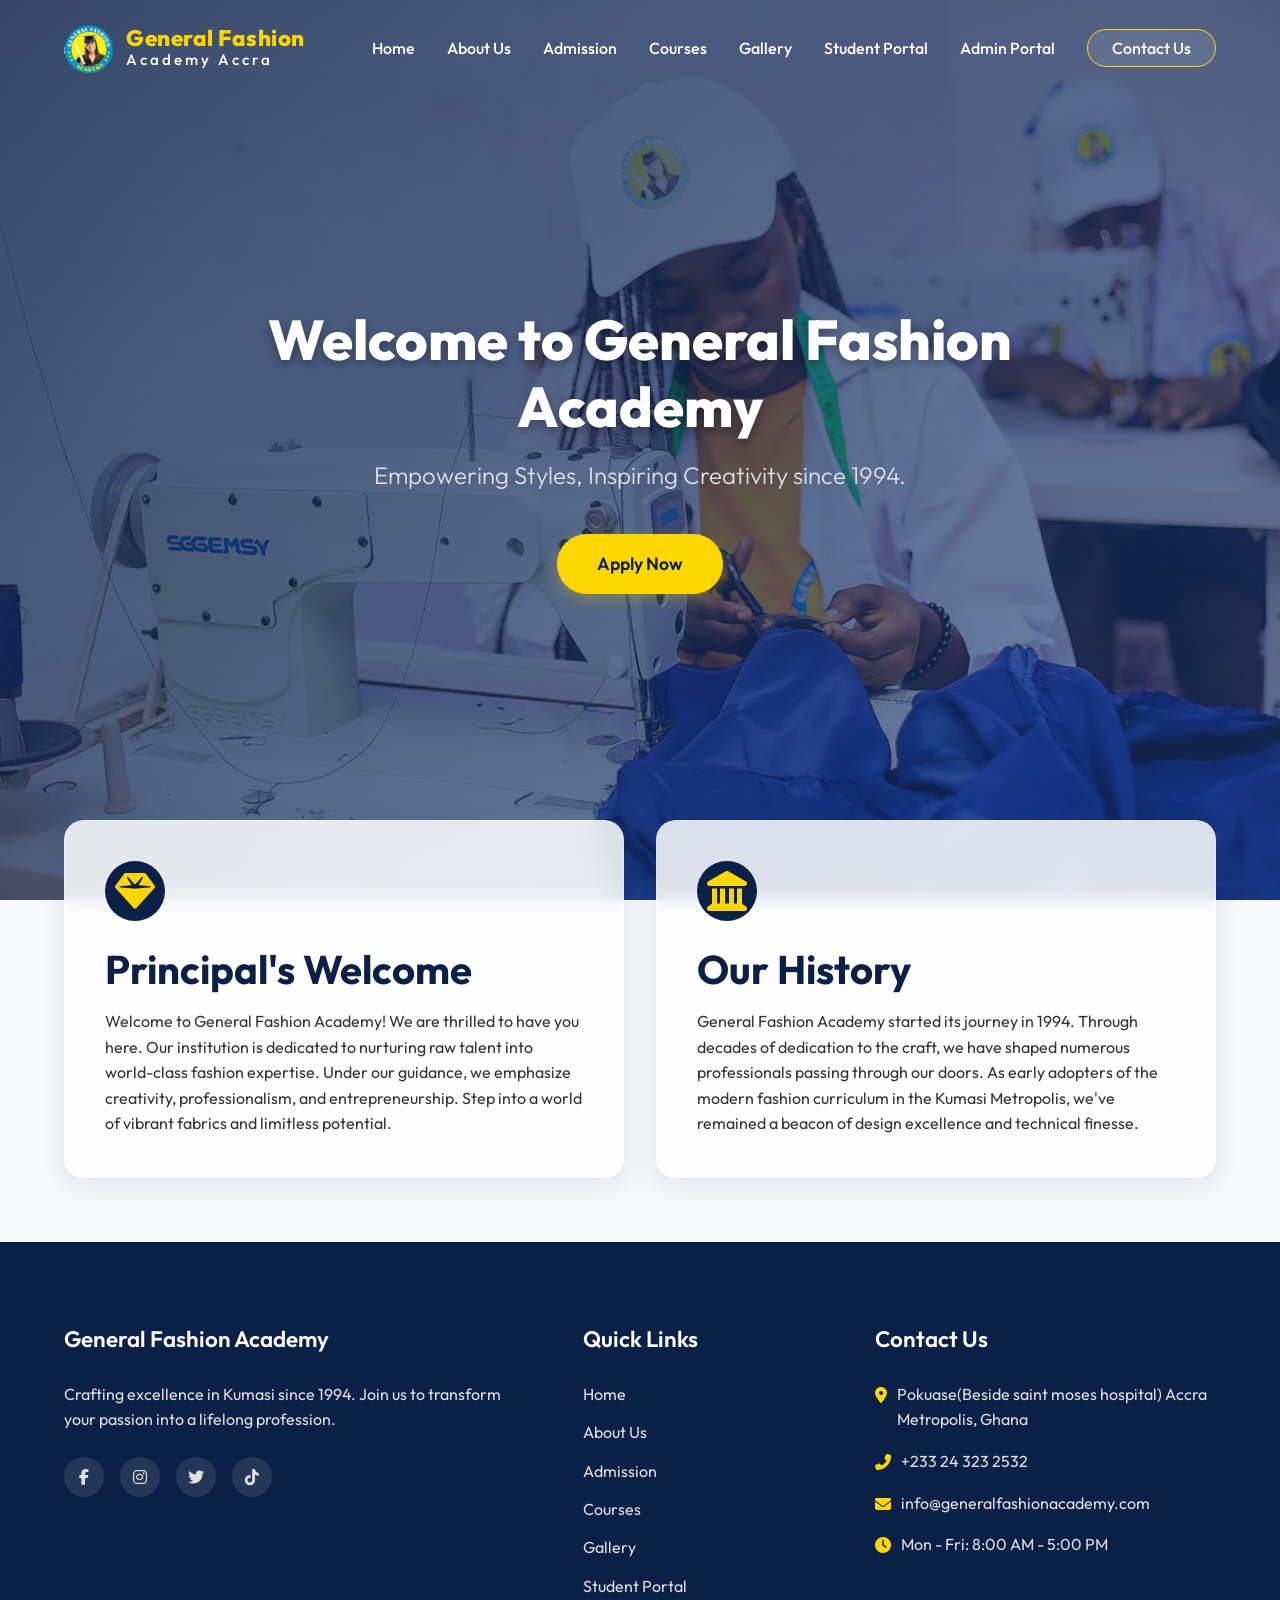
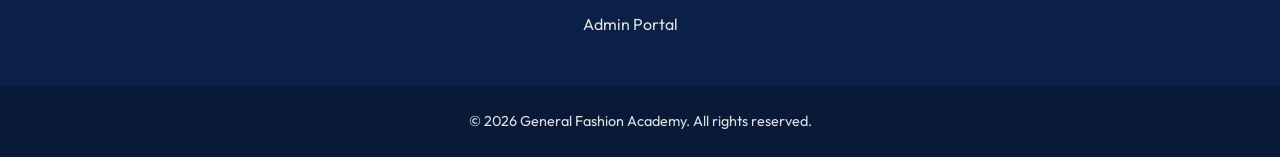
<file: index.html>
<!DOCTYPE html>
<html lang="en">

<head>
    <meta charset="UTF-8">
    <meta name="viewport" content="width=device-width, initial-scale=1.0">
    <title>General Fashion Academy - Kumasi's Finest</title>
    <meta name="description"
        content="General Fashion Academy is a leading dressmaking firm and fashion school in Kumasi Metropolis.">
    <link rel="preconnect" href="https://fonts.googleapis.com">
    <link rel="preconnect" href="https://fonts.gstatic.com" crossorigin>
    <link href="https://fonts.googleapis.com/css2?family=Outfit:wght@300;400;500;600;700;800&amp;display=swap"
        rel="stylesheet">
    <link rel="stylesheet" href="style.css">
    <link rel="stylesheet" href="https://cdnjs.cloudflare.com/ajax/libs/font-awesome/6.4.0/css/all.min.css">
</head>

<body>

    <!-- Navigation -->
    <nav class="navbar" id="navbar">
        <div class="nav-container">
            <a href="index.html" class="logo">
                <img src="gfa logo.PNG" alt="GFA Logo" class="logo-img">
                <div class="logo-text-wrapper">
                    <span class="logo-text">General Fashion</span>
                    <span class="logo-sub">Academy Accra</span>
                </div>
            </a>

            <ul class="nav-links">
                <li><a href="index.html">Home</a></li>
                <li><a href="about.html">About Us</a></li>
                <li><a href="admission.html">Admission</a></li>
                <li><a href="courses.html">Courses</a></li>
                <li><a href="gallery.html">Gallery</a></li>
                <li><a href="portal.html#student-portal">Student Portal</a></li>
                <li><a href="portal.html#admin-portal">Admin Portal</a></li>
                <li><a href="#footer" class="btn-contact">Contact Us</a></li>
            </ul>

            <div class="mobile-menu-btn" id="mobile-menu-btn">
                <i class="fas fa-bars"></i>
            </div>
        </div>
    </nav>

    <div class="mobile-nav" id="mobile-nav">
        <ul>
            <li><a href="index.html" class="mobile-link">Home</a></li>
            <li><a href="about.html" class="mobile-link">About Us</a></li>
            <li><a href="admission.html" class="mobile-link">Admission</a></li>
            <li><a href="courses.html" class="mobile-link">Courses</a></li>
            <li><a href="gallery.html" class="mobile-link">Gallery</a></li>
            <li><a href="portal.html#student-portal" class="mobile-link">Student Portal</a></li>
            <li><a href="portal.html#admin-portal" class="mobile-link">Admin Portal</a></li>
            <li><a href="#footer" class="mobile-link">Contact us</a></li>
        </ul>
    </div>

    <!-- Home Section -->
    <section id="home" class="hero-section">
        <div class="hero-overlay"></div>
        <div class="hero-content fade-in-up">
            <h1 class="hero-title">Welcome to General Fashion Academy</h1>
            <p class="hero-subtitle">Empowering Styles, Inspiring Creativity since 1994.</p>
            <a href="admission.html" class="btn-primary">Apply Now</a>
        </div>
    </section>

    <!-- Principal & History (Part of Home Conceptually) -->
    <section class="welcome-history-section">
        <div class="container dual-col">
            <div class="glass-card fade-in-left">
                <div class="card-icon"><i class="fas fa-gem"></i></div>
                <h2 class="section-title">Principal's Welcome</h2>
                <p>Welcome to General Fashion Academy! We are thrilled to have you here. Our institution is dedicated to
                    nurturing raw talent into world-class fashion expertise. Under our guidance, we emphasize
                    creativity, professionalism, and entrepreneurship. Step into a world of vibrant fabrics and
                    limitless potential.</p>
            </div>

            <div class="glass-card fade-in-right">
                <div class="card-icon"><i class="fas fa-landmark"></i></div>
                <h2 class="section-title">Our History</h2>
                <p>General Fashion Academy started its journey in 1994. Through decades of dedication to the craft, we
                    have shaped numerous professionals passing through our doors. As early adopters of the modern
                    fashion curriculum in the Kumasi Metropolis, we've remained a beacon of design excellence and
                    technical finesse.</p>
            </div>
        </div>
    </section>

    <!-- Footer Section -->
    <footer id="footer" class="footer">
        <div class="container footer-container">
            <div class="footer-col">
                <h3 class="footer-title">General Fashion Academy</h3>
                <p class="footer-about">Crafting excellence in Kumasi since 1994. Join us to transform your passion into
                    a lifelong profession.</p>
                <div class="social-links">
                    <a href="#"><i class="fab fa-facebook-f"></i></a>
                    <a href="#"><i class="fab fa-instagram"></i></a>
                    <a href="#"><i class="fab fa-twitter"></i></a>
                    <a href="#"><i class="fab fa-tiktok"></i></a>
                </div>
            </div>

            <div class="footer-col">
                <h3 class="footer-title">Quick Links</h3>
                <ul class="footer-links">
                    <li><a href="index.html">Home</a></li>
                    <li><a href="about.html">About Us</a></li>
                    <li><a href="admission.html">Admission</a></li>
                    <li><a href="courses.html">Courses</a></li>
                    <li><a href="gallery.html">Gallery</a></li>
                    <li><a href="portal.html#student-portal">Student Portal</a></li>
                    <li><a href="portal.html#admin-portal">Admin Portal</a></li>
                </ul>
            </div>

            <div class="footer-col">
                <h3 class="footer-title">Contact Us</h3>
                <ul class="contact-info">
                    <li><i class="fas fa-map-marker-alt"></i> Pokuase(Beside saint moses hospital) Accra Metropolis,
                        Ghana</li>
                    <li><i class="fas fa-phone-alt"></i> +233 24 323 2532</li>
                    <li><i class="fas fa-envelope"></i> info@generalfashionacademy.com</li>
                    <li><i class="fas fa-clock"></i> Mon - Fri: 8:00 AM - 5:00 PM</li>
                </ul>
            </div>
        </div>
        <div class="footer-bottom">
            <p>&copy; 2026 General Fashion Academy. All rights reserved.</p>
        </div>
    </footer>

    <script src="script.js"></script>
</body>

</html>
</file>
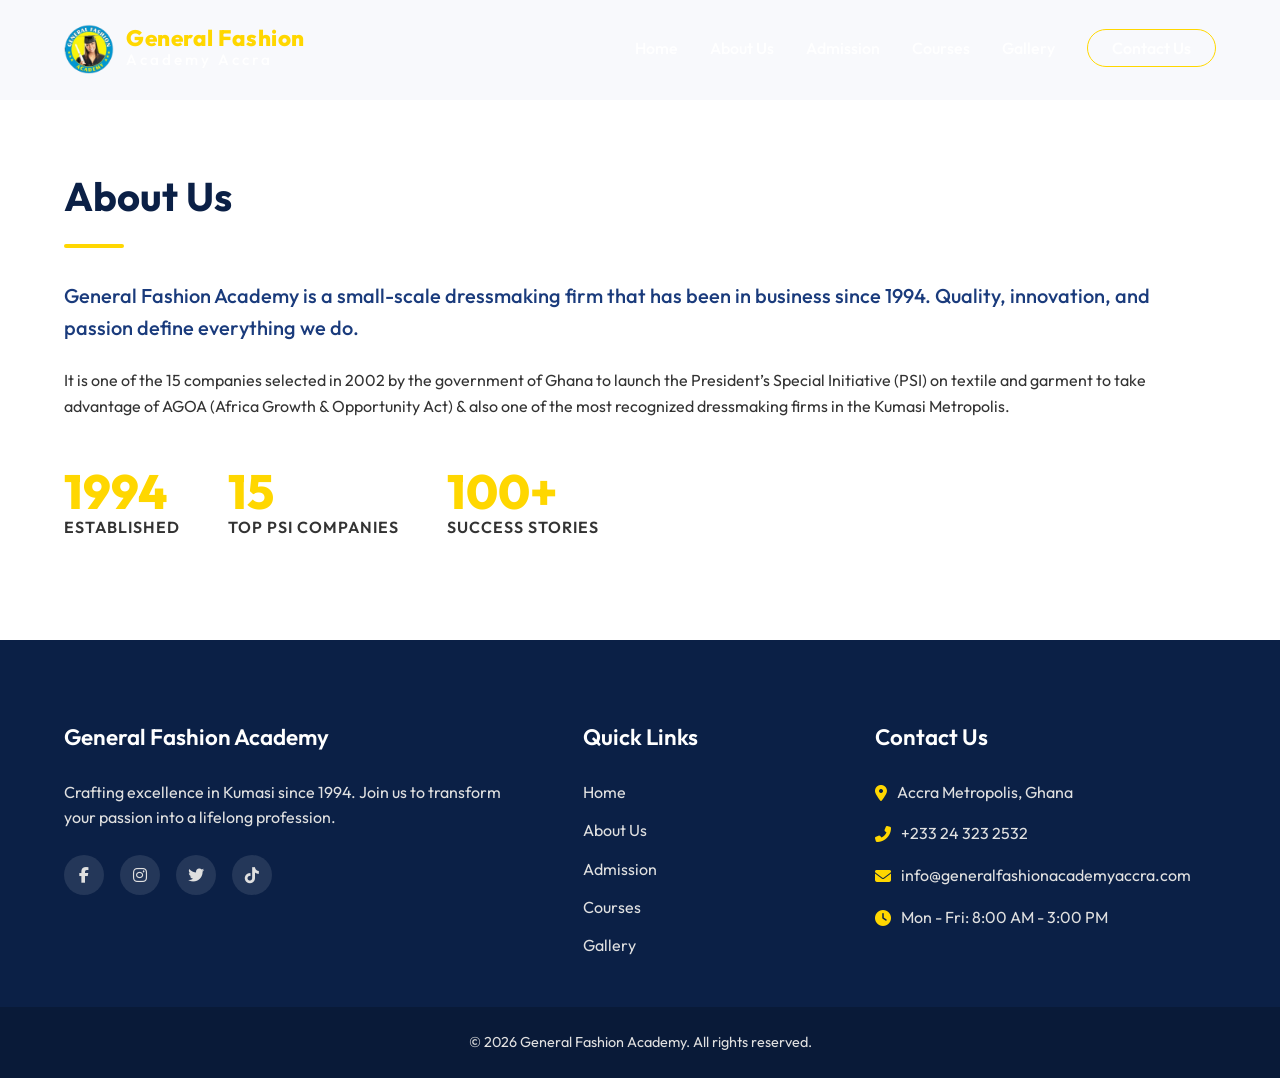
<file: about.html>
<!DOCTYPE html>
<html lang="en">

<head>
    <meta charset="UTF-8">
    <meta name="viewport" content="width=device-width, initial-scale=1.0">
    <title>About Us - General Fashion Academy</title>
    <link rel="preconnect" href="https://fonts.googleapis.com">
    <link rel="preconnect" href="https://fonts.gstatic.com" crossorigin>
    <link href="https://fonts.googleapis.com/css2?family=Outfit:wght@300;400;500;600;700;800&amp;display=swap"
        rel="stylesheet">
    <link rel="stylesheet" href="style.css">
    <link rel="stylesheet" href="https://cdnjs.cloudflare.com/ajax/libs/font-awesome/6.4.0/css/all.min.css">
</head>

<body>

    <!-- Navigation -->
    <!-- Force scrolled background so the nav is solid -->
    <nav class="navbar scrolled" id="navbar">
        <div class="nav-container">
            <a href="index.html" class="logo">
                <img src="gfa logo.PNG" alt="GFA Logo" class="logo-img">
                <div class="logo-text-wrapper">
                    <span class="logo-text">General Fashion</span>
                    <span class="logo-sub">Academy Accra</span>
                </div>
            </a>

            <ul class="nav-links">
                <li><a href="index.html">Home</a></li>
                <li><a href="about.html">About Us</a></li>
                <li><a href="admission.html">Admission</a></li>
                <li><a href="courses.html">Courses</a></li>
                <li><a href="gallery.html">Gallery</a></li>
                <li><a href="#footer" class="btn-contact">Contact Us</a></li>
            </ul>

            <div class="mobile-menu-btn" id="mobile-menu-btn">
                <i class="fas fa-bars"></i>
            </div>
        </div>
    </nav>

    <div class="mobile-nav" id="mobile-nav">
        <ul>
            <li><a href="index.html" class="mobile-link">Home</a></li>
            <li><a href="about.html" class="mobile-link">About Us</a></li>
            <li><a href="admission.html" class="mobile-link">Admission</a></li>
            <li><a href="courses.html" class="mobile-link">Courses</a></li>
            <li><a href="gallery.html" class="mobile-link">Gallery</a></li>
            <li><a href="#footer" class="mobile-link">Contact Us</a></li>
        </ul>
    </div>

    <!-- Give some breathing room for the fixed navbar -->
    <div style="height: 100px; background: var(--bg-light);"></div>

    <!-- About Section -->
    <section id="about" class="about-section" style="min-height: 60vh;">
        <div class="container">
            <div class="about-content fade-in-up">
                <h2 class="section-title">About Us</h2>
                <div class="accent-line"></div>
                <p class="lead-text">
                    General Fashion Academy is a small-scale dressmaking firm that has been in business since 1994.
                    Quality, innovation, and passion define everything we do.
                </p>
                <p>
                    It is one of the 15 companies selected in 2002 by the government of Ghana to launch the President’s
                    Special Initiative (PSI) on textile and garment to take advantage of AGOA (Africa Growth &amp;
                    Opportunity Act) &amp; also one of the most recognized dressmaking firms in the Kumasi Metropolis.
                </p>
                <div class="stats-row">
                    <div class="stat-item">
                        <span class="stat-number">1994</span>
                        <span class="stat-label">Established</span>
                    </div>
                    <div class="stat-item">
                        <span class="stat-number">15</span>
                        <span class="stat-label">Top PSI Companies</span>
                    </div>
                    <div class="stat-item">
                        <span class="stat-number">100+</span>
                        <span class="stat-label">Success Stories</span>
                    </div>
                </div>
            </div>
        </div>
    </section>

    <!-- Footer Section -->
    <footer id="footer" class="footer">
        <div class="container footer-container">
            <div class="footer-col">
                <h3 class="footer-title">General Fashion Academy</h3>
                <p class="footer-about">Crafting excellence in Kumasi since 1994. Join us to transform your passion into
                    a lifelong profession.</p>
                <div class="social-links">
                    <a href="#"><i class="fab fa-facebook-f"></i></a>
                    <a href="#"><i class="fab fa-instagram"></i></a>
                    <a href="#"><i class="fab fa-twitter"></i></a>
                    <a href="#"><i class="fab fa-tiktok"></i></a>
                </div>
            </div>

            <div class="footer-col">
                <h3 class="footer-title">Quick Links</h3>
                <ul class="footer-links">
                    <li><a href="index.html">Home</a></li>
                    <li><a href="about.html">About Us</a></li>
                    <li><a href="admission.html">Admission</a></li>
                    <li><a href="courses.html">Courses</a></li>
                    <li><a href="gallery.html">Gallery</a></li>
                </ul>
            </div>

            <div class="footer-col">
                <h3 class="footer-title">Contact Us</h3>
                <ul class="contact-info">
                    <li><i class="fas fa-map-marker-alt"></i> Accra Metropolis, Ghana</li>
                    <li><i class="fas fa-phone-alt"></i> +233 24 323 2532</li>
                    <li><i class="fas fa-envelope"></i> info@generalfashionacademyaccra.com</li>
                    <li><i class="fas fa-clock"></i> Mon - Fri: 8:00 AM - 3:00 PM</li>
                </ul>
            </div>
        </div>
        <div class="footer-bottom">
            <p>&copy; 2026 General Fashion Academy. All rights reserved.</p>
        </div>
    </footer>

    <script src="script.js"></script>
</body>

</html>
</file>
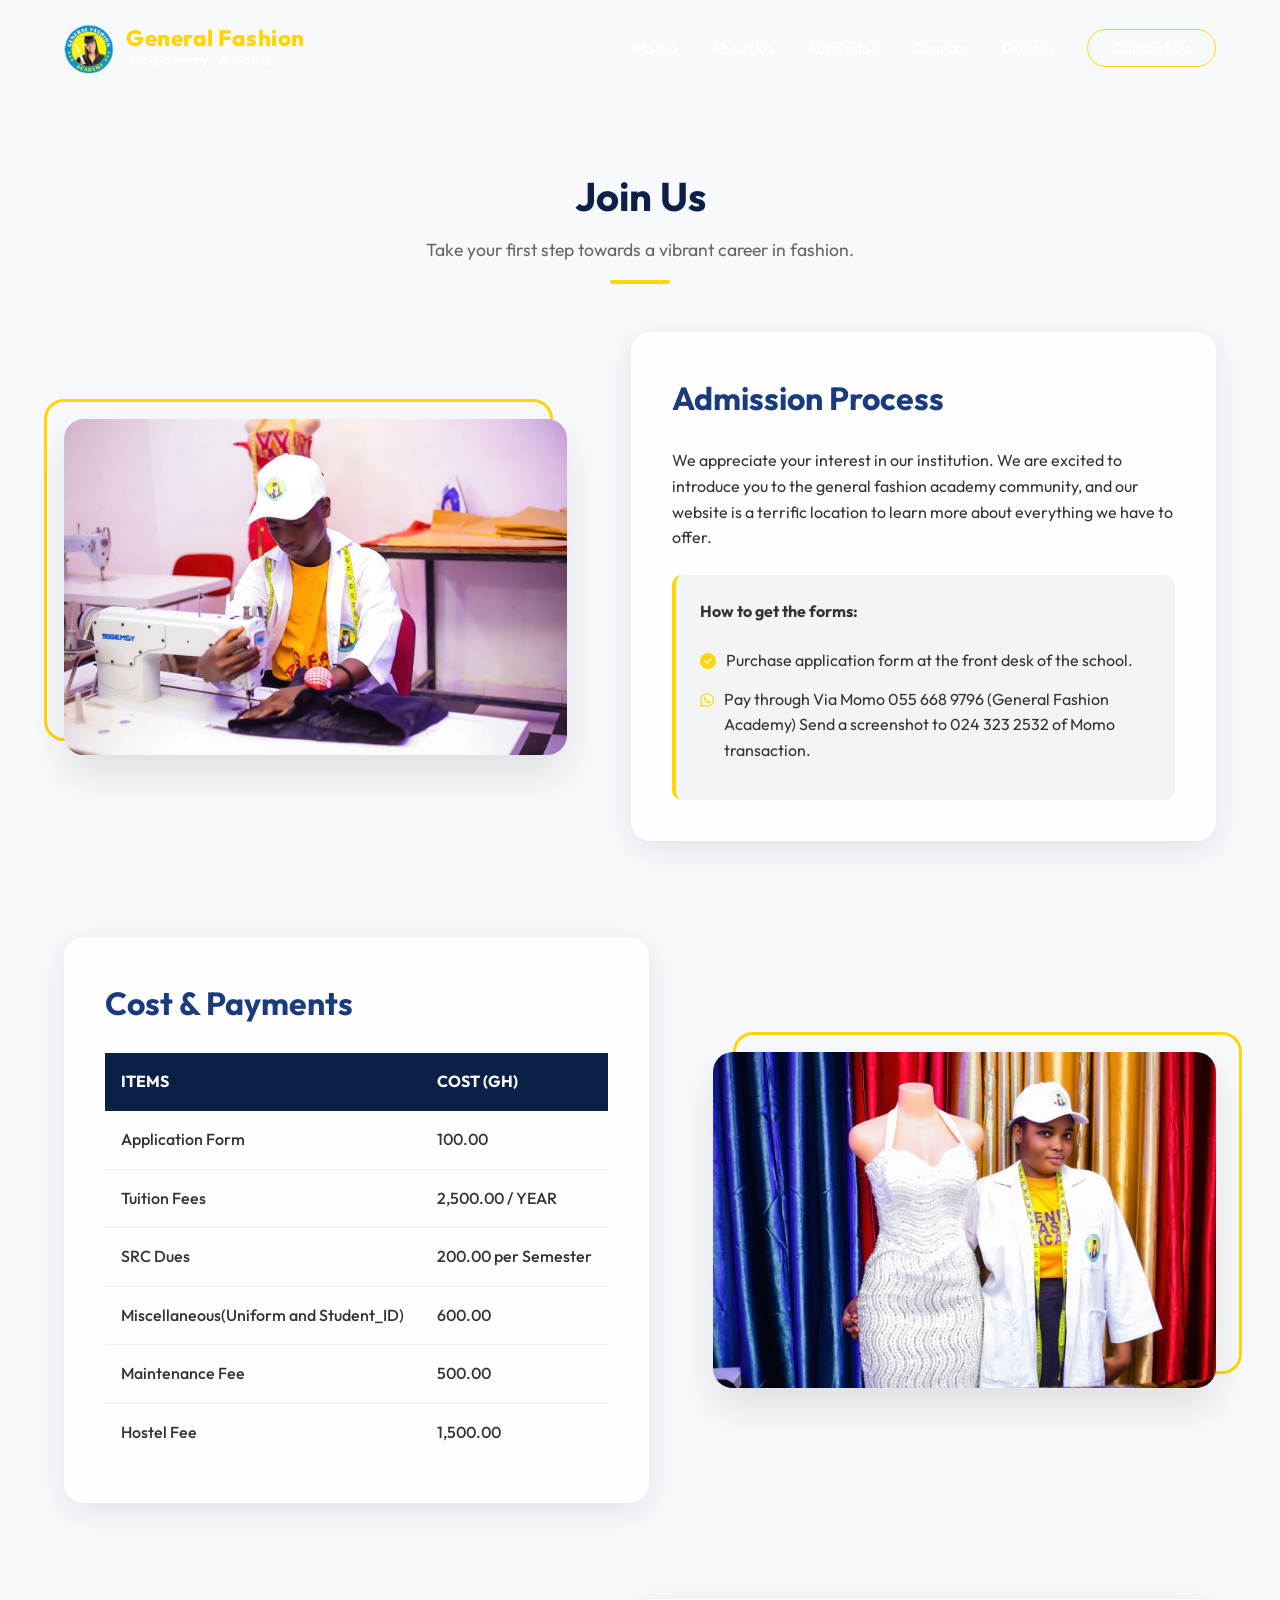
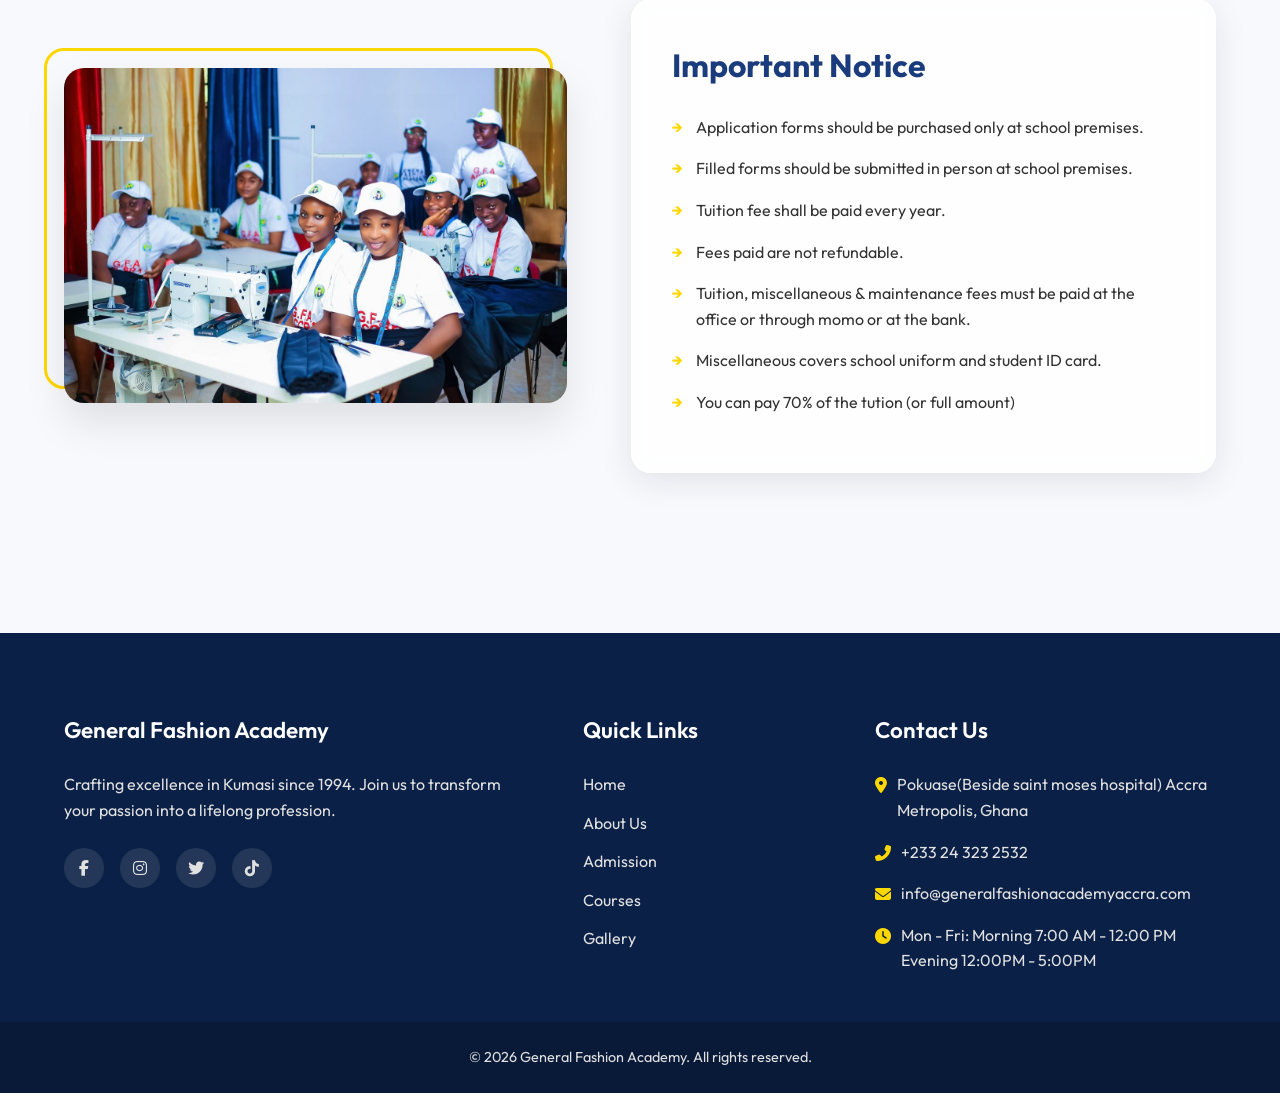
<file: admission.html>
<!DOCTYPE html>
<html lang="en">

<head>
    <meta charset="UTF-8">
    <meta name="viewport" content="width=device-width, initial-scale=1.0">
    <title>Admission - General Fashion Academy</title>
    <link rel="preconnect" href="https://fonts.googleapis.com">
    <link rel="preconnect" href="https://fonts.gstatic.com" crossorigin>
    <link href="https://fonts.googleapis.com/css2?family=Outfit:wght@300;400;500;600;700;800&amp;display=swap"
        rel="stylesheet">
    <link rel="stylesheet" href="style.css">
    <link rel="stylesheet" href="https://cdnjs.cloudflare.com/ajax/libs/font-awesome/6.4.0/css/all.min.css">
</head>

<body>

    <!-- Navigation -->
    <nav class="navbar scrolled" id="navbar">
        <div class="nav-container">
            <a href="index.html" class="logo">
                <img src="gfa logo.PNG" alt="GFA Logo" class="logo-img">
                <div class="logo-text-wrapper">
                    <span class="logo-text">General Fashion</span>
                    <span class="logo-sub">Academy Accra</span>
                </div>
            </a>

            <ul class="nav-links">
                <li><a href="index.html">Home</a></li>
                <li><a href="about.html">About Us</a></li>
                <li><a href="admission.html">Admission</a></li>
                <li><a href="courses.html">Courses</a></li>
                <li><a href="gallery.html">Gallery</a></li>
                <li><a href="#footer" class="btn-contact">Contact Us</a></li>
            </ul>

            <div class="mobile-menu-btn" id="mobile-menu-btn">
                <i class="fas fa-bars"></i>
            </div>
        </div>
    </nav>

    <div class="mobile-nav" id="mobile-nav">
        <ul>
            <li><a href="index.html" class="mobile-link">Home</a></li>
            <li><a href="about.html" class="mobile-link">About Us</a></li>
            <li><a href="admission.html" class="mobile-link">Admission</a></li>
            <li><a href="courses.html" class="mobile-link">Courses</a></li>
            <li><a href="gallery.html" class="mobile-link">Gallery</a></li>
            <li><a href="#footer" class="mobile-link">Contact us</a></li>
        </ul>
    </div>

    <!-- Padding for fixed nav -->
    <div style="height: 100px; background: var(--bg-light);"></div>

    <!-- Admission Section -->
    <section id="admission" class="admission-section">
        <div class="container">
            <div class="section-header text-center fade-in-up">
                <h2 class="section-title">Join Us</h2>
                <p class="section-subtitle">Take your first step towards a vibrant career in fashion.</p>
                <div class="accent-line center"></div>
            </div>

            <!-- Block 1 -->
            <div class="admission-row fade-in-up">
                <div class="admission-img-wrapper">
                    <img src="admission/IMG-20260411-WA0063.jpg" alt="Admission Process" class="admission-img">
                </div>
                <div class="admission-text glass-card">
                    <h3>Admission Process</h3>
                    <p>We appreciate your interest in our institution. We are excited to introduce you to the general
                        fashion academy community, and our website is a terrific location to learn more about everything
                        we have to offer.</p>
                    <div class="info-box">
                        <p><strong>How to get the forms:</strong></p>
                        <ul>
                            <li><i class="fas fa-check-circle text-accent"></i> Purchase application form at the front
                                desk of the school.</li>
                            <li><i class="fab fa-whatsapp text-accent"></i>Pay through Via Momo 055 668 9796
                                (General
                                Fashion Academy) Send a screenshot to 024 323 2532
                                of Momo transaction.</li>
                        </ul>
                    </div>
                </div>
            </div>

            <!-- Block 2 -->
            <div class="admission-row reverse fade-in-up">
                <div class="admission-img-wrapper">
                    <img src="admission/IMG-20260411-WA0065.jpg" alt="Cost and Payments" class="admission-img">
                </div>
                <div class="admission-text glass-card">
                    <h3>Cost &amp; Payments</h3>
                    <table class="cost-table">
                        <thead>
                            <tr>
                                <th>ITEMS</th>
                                <th>COST (GH)</th>
                            </tr>
                        </thead>
                        <tbody>
                            <tr>
                                <td>Application Form</td>
                                <td>100.00</td>
                            </tr>
                            <tr>
                                <td>Tuition Fees</td>
                                <td>2,500.00 / YEAR</td>
                            </tr>
                            <tr>
                                <td>SRC Dues</td>
                                <td>200.00 per Semester</td>
                            </tr>
                            <tr>
                                <td>Miscellaneous(Uniform and Student_ID)</td>
                                <td>600.00</td>
                            </tr>
                            <tr>
                                <td>Maintenance Fee</td>
                                <td>500.00</td>
                            </tr>
                            <tr>
                                <td>Hostel Fee</td>
                                <td>1,500.00</td>
                            </tr>
                        </tbody>
                    </table>
                </div>
            </div>

            <!-- Block 3 -->
            <div class="admission-row fade-in-up">
                <div class="admission-img-wrapper">
                    <img src="admission/IMG-20260411-WA0076.jpg" alt="Important Notes" class="admission-img">
                </div>
                <div class="admission-text glass-card note-card">
                    <h3>Important Notice</h3>
                    <ul class="note-list">
                        <li>Application forms should be purchased only at school premises.</li>
                        <li>Filled forms should be submitted in person at school premises.</li>
                        <li>Tuition fee shall be paid every year.</li>
                        <li>Fees paid are not refundable.</li>
                        <li>Tuition, miscellaneous &amp; maintenance fees must be paid at the office or through momo or
                            at the bank.</li>
                        <li>Miscellaneous covers school uniform and student ID card.</li>
                        <li>You can pay 70% of the tution (or full amount)</li>
                    </ul>
                </div>
            </div>

        </div>
    </section>

    <!-- Footer Section -->
    <footer id="footer" class="footer">
        <div class="container footer-container">
            <div class="footer-col">
                <h3 class="footer-title">General Fashion Academy</h3>
                <p class="footer-about">Crafting excellence in Kumasi since 1994. Join us to transform your passion into
                    a lifelong profession.</p>
                <div class="social-links">
                    <a href="#"><i class="fab fa-facebook-f"></i></a>
                    <a href="#"><i class="fab fa-instagram"></i></a>
                    <a href="#"><i class="fab fa-twitter"></i></a>
                    <a href="#"><i class="fab fa-tiktok"></i></a>
                </div>
            </div>

            <div class="footer-col">
                <h3 class="footer-title">Quick Links</h3>
                <ul class="footer-links">
                    <li><a href="index.html">Home</a></li>
                    <li><a href="about.html">About Us</a></li>
                    <li><a href="admission.html">Admission</a></li>
                    <li><a href="courses.html">Courses</a></li>
                    <li><a href="gallery.html">Gallery</a></li>
                </ul>
            </div>

            <div class="footer-col">
                <h3 class="footer-title">Contact Us</h3>
                <ul class="contact-info">
                    <li><i class="fas fa-map-marker-alt"></i> Pokuase(Beside saint moses hospital) Accra Metropolis,
                        Ghana</li>
                    <li><i class="fas fa-phone-alt"></i> +233 24 323 2532</li>
                    <li><i class="fas fa-envelope"></i> info@generalfashionacademyaccra.com</li>
                    <li><i class="fas fa-clock"></i> Mon - Fri: Morning 7:00 AM - 12:00 PM Evening 12:00PM - 5:00PM</li>
                </ul>
            </div>
        </div>
        <div class="footer-bottom">
            <p>&copy; 2026 General Fashion Academy. All rights reserved.</p>
        </div>
    </footer>

    <script src="script.js"></script>
</body>

</html>
</file>
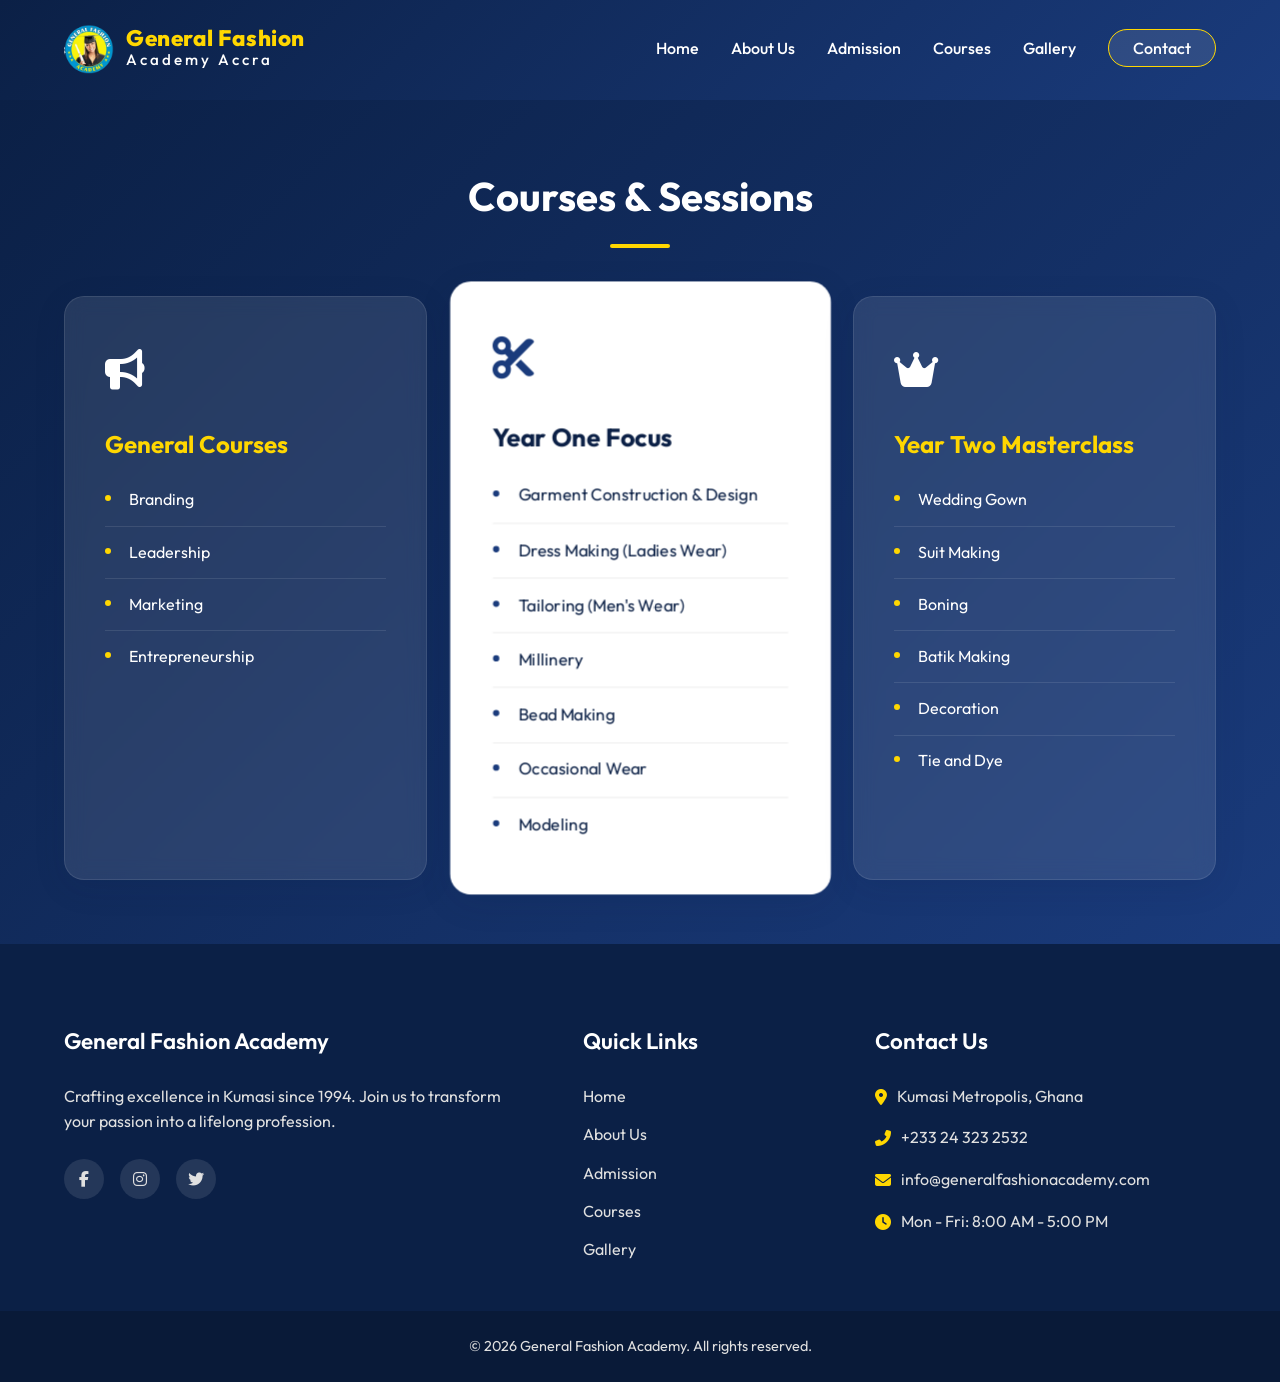
<file: courses.html>
<!DOCTYPE html>
<html lang="en">

<head>
    <meta charset="UTF-8">
    <meta name="viewport" content="width=device-width, initial-scale=1.0">
    <title>Courses & Sessions - General Fashion Academy</title>
    <link rel="preconnect" href="https://fonts.googleapis.com">
    <link rel="preconnect" href="https://fonts.gstatic.com" crossorigin>
    <link href="https://fonts.googleapis.com/css2?family=Outfit:wght@300;400;500;600;700;800&display=swap"
        rel="stylesheet">
    <link rel="stylesheet" href="style.css">
    <link rel="stylesheet" href="https://cdnjs.cloudflare.com/ajax/libs/font-awesome/6.4.0/css/all.min.css">
</head>

<body>

    <!-- Navigation -->
    <nav class="navbar scrolled" id="navbar">
        <div class="nav-container">
            <a href="index.html" class="logo">
                <img src="gfa logo.PNG" alt="GFA Logo" class="logo-img">
                <div class="logo-text-wrapper">
                    <span class="logo-text">General Fashion</span>
                    <span class="logo-sub">Academy Accra</span>
                </div>
            </a>

            <ul class="nav-links">
                <li><a href="index.html">Home</a></li>
                <li><a href="about.html">About Us</a></li>
                <li><a href="admission.html">Admission</a></li>
                <li><a href="courses.html">Courses</a></li>
                <li><a href="gallery.html">Gallery</a></li>
                <li><a href="#footer" class="btn-contact">Contact</a></li>
            </ul>

            <div class="mobile-menu-btn" id="mobile-menu-btn">
                <i class="fas fa-bars"></i>
            </div>
        </div>
    </nav>

    <div class="mobile-nav" id="mobile-nav">
        <ul>
            <li><a href="index.html" class="mobile-link">Home</a></li>
            <li><a href="about.html" class="mobile-link">About Us</a></li>
            <li><a href="admission.html" class="mobile-link">Admission</a></li>
            <li><a href="courses.html" class="mobile-link">Courses</a></li>
            <li><a href="gallery.html" class="mobile-link">Gallery</a></li>
            <li><a href="#footer" class="mobile-link">Contact</a></li>
        </ul>
    </div>

    <!-- Padding for fixed nav -->
    <div style="height: 100px; background: linear-gradient(135deg, var(--dark-blue) 0%, var(--primary-blue) 100%);">
    </div>

    <!-- Courses Section -->
    <section id="courses" class="courses-section" style="min-height: 80vh;">
        <div class="container fade-in-up">
            <div class="section-header text-center">
                <h2 class="section-title">Courses & Sessions</h2>
                <div class="accent-line center"></div>
            </div>

            <div class="courses-grid">
                <!-- General Courses -->
                <div class="course-card glass-card">
                    <div class="course-icon"><i class="fas fa-bullhorn"></i></div>
                    <h3>General Courses</h3>
                    <ul class="course-list">
                        <li>Branding</li>
                        <li>Leadership</li>
                        <li>Marketing</li>
                        <li>Entrepreneurship</li>
                    </ul>
                </div>

                <!-- Year One -->
                <div class="course-card glass-card highlight-card">
                    <div class="course-icon"><i class="fas fa-cut"></i></div>
                    <h3>Year One Focus</h3>
                    <ul class="course-list">
                        <li>Garment Construction & Design</li>
                        <li>Dress Making (Ladies Wear)</li>
                        <li>Tailoring (Men's Wear)</li>
                        <li>Millinery</li>
                        <li>Bead Making</li>
                        <li>Occasional Wear</li>
                        <li>Modeling</li>
                    </ul>
                </div>

                <!-- Year Two -->
                <div class="course-card glass-card">
                    <div class="course-icon"><i class="fas fa-crown"></i></div>
                    <h3>Year Two Masterclass</h3>
                    <ul class="course-list">
                        <li>Wedding Gown</li>
                        <li>Suit Making</li>
                        <li>Boning</li>
                        <li>Batik Making</li>
                        <li>Decoration</li>
                        <li>Tie and Dye</li>
                    </ul>
                </div>
            </div>
        </div>
    </section>

    <!-- Footer Section -->
    <footer id="footer" class="footer">
        <div class="container footer-container">
            <div class="footer-col">
                <h3 class="footer-title">General Fashion Academy</h3>
                <p class="footer-about">Crafting excellence in Kumasi since 1994. Join us to transform your passion into
                    a lifelong profession.</p>
                <div class="social-links">
                    <a href="#"><i class="fab fa-facebook-f"></i></a>
                    <a href="#"><i class="fab fa-instagram"></i></a>
                    <a href="#"><i class="fab fa-twitter"></i></a>
                </div>
            </div>

            <div class="footer-col">
                <h3 class="footer-title">Quick Links</h3>
                <ul class="footer-links">
                    <li><a href="index.html">Home</a></li>
                    <li><a href="about.html">About Us</a></li>
                    <li><a href="admission.html">Admission</a></li>
                    <li><a href="courses.html">Courses</a></li>
                    <li><a href="gallery.html">Gallery</a></li>
                </ul>
            </div>

            <div class="footer-col">
                <h3 class="footer-title">Contact Us</h3>
                <ul class="contact-info">
                    <li><i class="fas fa-map-marker-alt"></i> Kumasi Metropolis, Ghana</li>
                    <li><i class="fas fa-phone-alt"></i> +233 24 323 2532</li>
                    <li><i class="fas fa-envelope"></i> info@generalfashionacademy.com</li>
                    <li><i class="fas fa-clock"></i> Mon - Fri: 8:00 AM - 5:00 PM</li>
                </ul>
            </div>
        </div>
        <div class="footer-bottom">
            <p>&copy; 2026 General Fashion Academy. All rights reserved.</p>
        </div>
    </footer>

    <script src="script.js"></script>
</body>

</html>
</file>
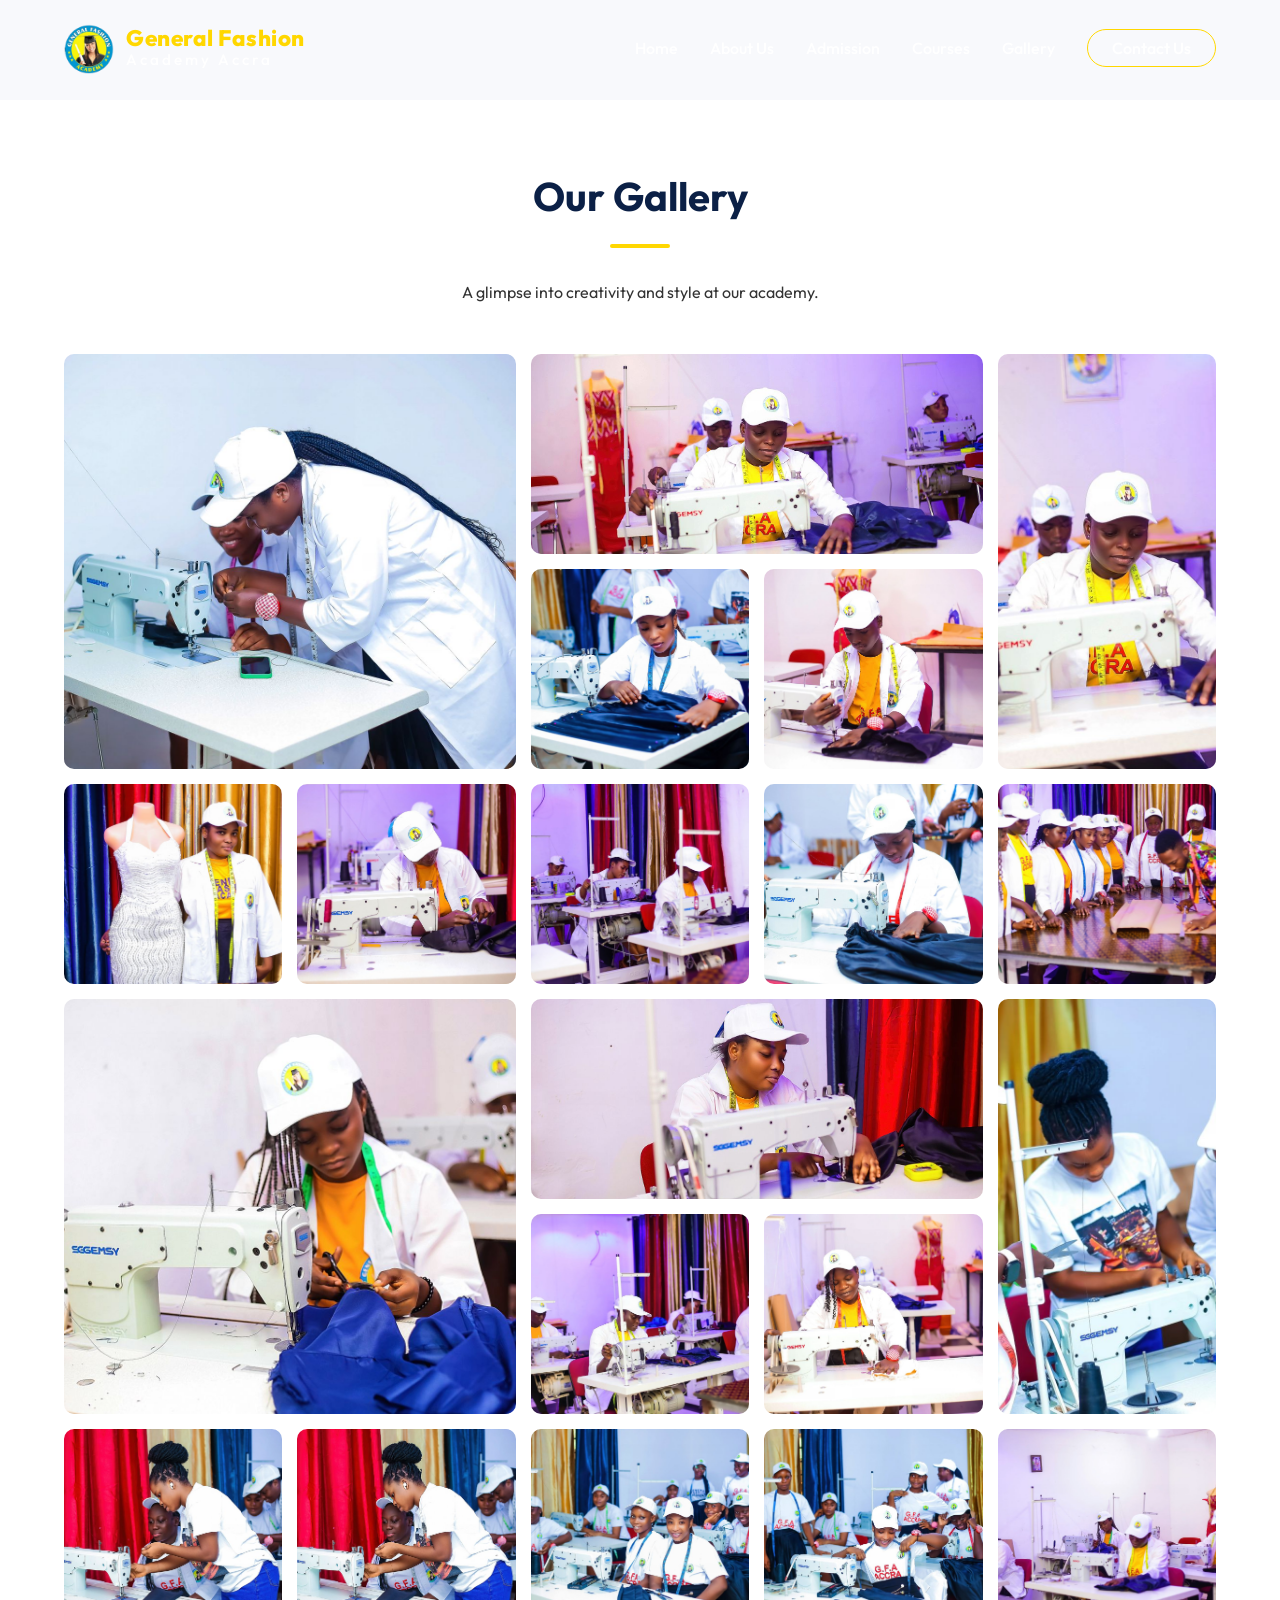
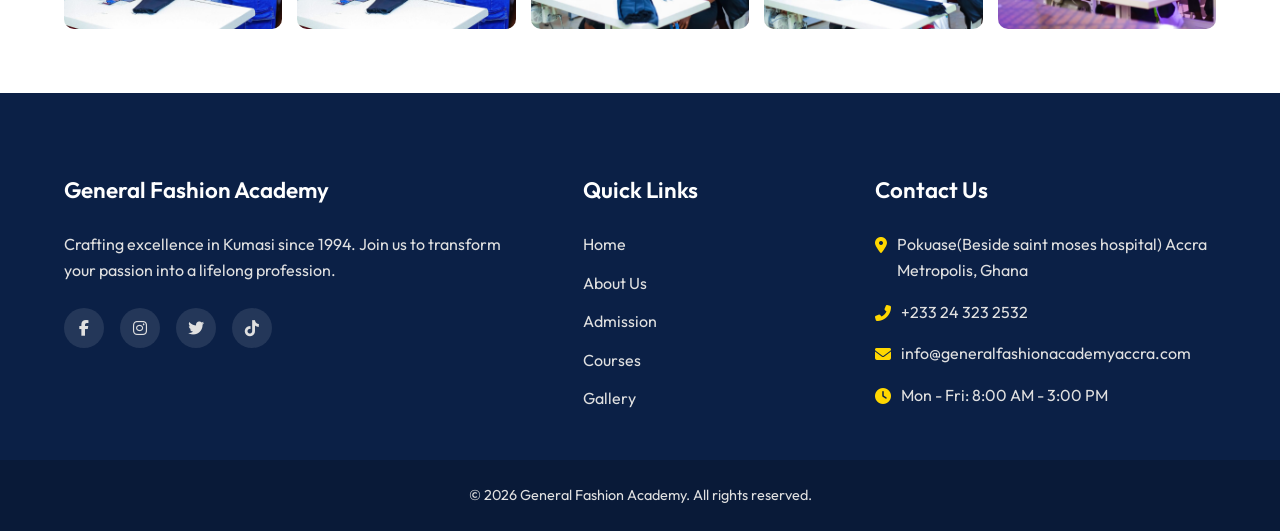
<file: gallery.html>
<!DOCTYPE html>
<html lang="en">

<head>
    <meta charset="UTF-8">
    <meta name="viewport" content="width=device-width, initial-scale=1.0">
    <title>Gallery - General Fashion Academy</title>
    <link rel="preconnect" href="https://fonts.googleapis.com">
    <link rel="preconnect" href="https://fonts.gstatic.com" crossorigin>
    <link href="https://fonts.googleapis.com/css2?family=Outfit:wght@300;400;500;600;700;800&amp;display=swap"
        rel="stylesheet">
    <link rel="stylesheet" href="style.css">
    <link rel="stylesheet" href="https://cdnjs.cloudflare.com/ajax/libs/font-awesome/6.4.0/css/all.min.css">
</head>

<body>

    <!-- Navigation -->
    <nav class="navbar scrolled" id="navbar">
        <div class="nav-container">
            <a href="index.html" class="logo">
                <img src="gfa logo.PNG" alt="GFA Logo" class="logo-img">
                <div class="logo-text-wrapper">
                    <span class="logo-text">General Fashion</span>
                    <span class="logo-sub">Academy Accra</span>
                </div>
            </a>

            <ul class="nav-links">
                <li><a href="index.html">Home</a></li>
                <li><a href="about.html">About Us</a></li>
                <li><a href="admission.html">Admission</a></li>
                <li><a href="courses.html">Courses</a></li>
                <li><a href="gallery.html">Gallery</a></li>
                <li><a href="#footer" class="btn-contact">Contact Us</a></li>
            </ul>

            <div class="mobile-menu-btn" id="mobile-menu-btn">
                <i class="fas fa-bars"></i>
            </div>
        </div>
    </nav>

    <div class="mobile-nav" id="mobile-nav">
        <ul>
            <li><a href="index.html" class="mobile-link">Home</a></li>
            <li><a href="about.html" class="mobile-link">About Us</a></li>
            <li><a href="admission.html" class="mobile-link">Admission</a></li>
            <li><a href="courses.html" class="mobile-link">Courses</a></li>
            <li><a href="gallery.html" class="mobile-link">Gallery</a></li>
            <li><a href="#footer" class="mobile-link">Contact us</a></li>
        </ul>
    </div>

    <!-- Padding for fixed nav -->
    <div style="height: 100px; background: var(--bg-light);"></div>

    <!-- Gallery Section -->
    <section id="gallery" class="gallery-section" style="min-height: 80vh;">
        <div class="container fade-in-up">
            <div class="section-header text-center">
                <h2 class="section-title">Our Gallery</h2>
                <div class="accent-line center"></div>
                <p>A glimpse into creativity and style at our academy.</p>
            </div>

            <div class="gallery-grid" id="gallery-grid">
                <!-- Javascript will populate 30 images here using repeating arrays -->
            </div>
        </div>
    </section>

    <!-- Footer Section -->
    <footer id="footer" class="footer">
        <div class="container footer-container">
            <div class="footer-col">
                <h3 class="footer-title">General Fashion Academy</h3>
                <p class="footer-about">Crafting excellence in Kumasi since 1994. Join us to transform your passion into
                    a lifelong profession.</p>
                <div class="social-links">
                    <a href="#"><i class="fab fa-facebook-f"></i></a>
                    <a href="#"><i class="fab fa-instagram"></i></a>
                    <a href="#"><i class="fab fa-twitter"></i></a>
                    <a href="#"><i class="fab fa-tiktok"></i></a>
                </div>
            </div>

            <div class="footer-col">
                <h3 class="footer-title">Quick Links</h3>
                <ul class="footer-links">
                    <li><a href="index.html">Home</a></li>
                    <li><a href="about.html">About Us</a></li>
                    <li><a href="admission.html">Admission</a></li>
                    <li><a href="courses.html">Courses</a></li>
                    <li><a href="gallery.html">Gallery</a></li>
                </ul>
            </div>

            <div class="footer-col">
                <h3 class="footer-title">Contact Us</h3>
                <ul class="contact-info">
                    <li><i class="fas fa-map-marker-alt"></i> Pokuase(Beside saint moses hospital) Accra Metropolis,
                        Ghana</li>
                    <li><i class="fas fa-phone-alt"></i> +233 24 323 2532</li>
                    <li><i class="fas fa-envelope"></i> info@generalfashionacademyaccra.com</li>
                    <li><i class="fas fa-clock"></i> Mon - Fri: 8:00 AM - 3:00 PM</li>
                </ul>
            </div>
        </div>
        <div class="footer-bottom">
            <p>&copy; 2026 General Fashion Academy. All rights reserved.</p>
        </div>
    </footer>

    <script src="script.js"></script>
</body>

</html>
</file>
<file: style.css>
/* Base & CSS Variables */
:root {
    --primary-blue: #1A3B7C;
    --dark-blue: #0B2046;
    --accent-yellow: #FFD700;
    --accent-yellow-hover: #e5c100;
    --text-dark: #333333;
    --text-light: #f4f4f9;
    --bg-light: #f8f9fc;
    --glass-bg: rgba(255, 255, 255, 0.85);
    --glass-border: rgba(255, 255, 255, 0.2);
    --glass-shadow: 0 8px 32px 0 rgba(11, 32, 70, 0.1);
    
    --font-main: 'Outfit', sans-serif;
    --transition: all 0.3s ease;
}

* {
    margin: 0;
    padding: 0;
    box-sizing: border-box;
}

html {
    scroll-behavior: smooth;
}

body {
    font-family: var(--font-main);
    color: var(--text-dark);
    background-color: var(--bg-light);
    line-height: 1.6;
    overflow-x: hidden;
}

a {
    text-decoration: none;
    color: inherit;
}

ul {
    list-style: none;
}

.container {
    width: 90%;
    max-width: 1200px;
    margin: 0 auto;
    padding: 4rem 0;
}

/* Utilities */
.text-accent {
    color: var(--accent-yellow);
}

.text-center {
    text-align: center;
}

.section-header {
    margin-bottom: 3rem;
}

.section-title {
    font-size: 2.5rem;
    color: var(--dark-blue);
    font-weight: 700;
    margin-bottom: 0.5rem;
}

.section-subtitle {
    font-size: 1.1rem;
    color: #666;
}

.accent-line {
    width: 60px;
    height: 4px;
    background: var(--accent-yellow);
    margin: 1rem 0 2rem 0;
    border-radius: 2px;
}

.accent-line.center {
    margin: 1rem auto 2rem auto;
}

.btn-primary {
    display: inline-block;
    padding: 1rem 2.5rem;
    background: var(--accent-yellow);
    color: var(--dark-blue);
    font-weight: 600;
    border-radius: 50px;
    transition: var(--transition);
    border: none;
    cursor: pointer;
    font-size: 1.1rem;
    box-shadow: 0 4px 15px rgba(255, 215, 0, 0.3);
}

.btn-primary:hover {
    background: var(--accent-yellow-hover);
    transform: translateY(-3px);
    box-shadow: 0 6px 20px rgba(255, 215, 0, 0.4);
}

/* Glassmorphism Card */
.glass-card {
    background: var(--glass-bg);
    backdrop-filter: blur(10px);
    -webkit-backdrop-filter: blur(10px);
    border: 1px solid var(--glass-border);
    border-radius: 20px;
    padding: 2.5rem;
    box-shadow: var(--glass-shadow);
    transition: var(--transition);
}

.glass-card:hover {
    transform: translateY(-5px);
    box-shadow: 0 12px 40px 0 rgba(11, 32, 70, 0.15);
}

/* Navigation */
.navbar {
    position: fixed;
    top: 0;
    left: 0;
    width: 100%;
    z-index: 1000;
    transition: var(--transition);
    background: transparent;
    padding: 1.5rem 0;
}

.navbar.scrolled {
    background: rgba(11, 32, 70, 0.95);
    backdrop-filter: blur(10px);
    padding: 1rem 0;
    box-shadow: 0 4px 20px rgba(0, 0, 0, 0.1);
}

.nav-container {
    width: 90%;
    max-width: 1200px;
    margin: 0 auto;
    display: flex;
    justify-content: space-between;
    align-items: center;
}

.logo {
    display: flex;
    flex-direction: row;
    align-items: center;
    gap: 12px;
    color: white;
}

.logo-img {
    height: 50px;
    width: auto;
    border-radius: 5px;
}

.logo-text-wrapper {
    display: flex;
    flex-direction: column;
}

.logo-text {
    font-size: 1.4rem;
    font-weight: 800;
    letter-spacing: 0.5px;
    color: var(--accent-yellow);
    line-height: 1.1;
}

.logo-sub {
    font-size: 0.95rem;
    font-weight: 500;
    letter-spacing: 3px;
    color: white;
    margin-top: -2px;
}

.nav-links {
    display: flex;
    gap: 2rem;
    align-items: center;
}

.nav-links li a {
    color: white;
    font-weight: 500;
    position: relative;
    transition: var(--transition);
}

.nav-links li a::after {
    content: '';
    position: absolute;
    bottom: -5px;
    left: 0;
    width: 0;
    height: 2px;
    background: var(--accent-yellow);
    transition: var(--transition);
}

.nav-links li a:hover::after {
    width: 100%;
}

.nav-links li a:hover {
    color: var(--accent-yellow);
}

.btn-contact {
    background: rgba(255, 255, 255, 0.1);
    border: 1px solid var(--accent-yellow);
    padding: 0.5rem 1.5rem;
    border-radius: 50px;
}

.nav-links li a.btn-contact:hover {
    background: var(--accent-yellow);
    color: var(--dark-blue);
}
.nav-links li a.btn-contact::after {
    display: none;
}

.mobile-menu-btn {
    display: none;
    color: white;
    font-size: 1.5rem;
    cursor: pointer;
}

.mobile-nav {
    position: fixed;
    top: 0;
    right: -100%;
    width: 70%;
    height: 100vh;
    background: var(--dark-blue);
    z-index: 999;
    padding-top: 6rem;
    transition: 0.4s ease-in-out;
    box-shadow: -5px 0 20px rgba(0,0,0,0.2);
}

.mobile-nav.active {
    right: 0;
}

.mobile-nav ul {
    display: flex;
    flex-direction: column;
    align-items: center;
    gap: 2rem;
}

.mobile-nav ul li a {
    color: white;
    font-size: 1.2rem;
    font-weight: 500;
}

.mobile-nav ul li a:hover {
    color: var(--accent-yellow);
}

/* Hero Section */
.hero-section {
    position: relative;
    height: 100vh;
    min-height: 600px;
    display: flex;
    align-items: center;
    justify-content: center;
    background: url('background.JPG') no-repeat center center/cover;
    text-align: center;
}

.hero-overlay {
    position: absolute;
    top: 0;
    left: 0;
    width: 100%;
    height: 100%;
    background: linear-gradient(135deg, rgba(11, 32, 70, 0.8) 0%, rgba(26, 59, 124, 0.6) 100%);
}

.hero-content {
    position: relative;
    z-index: 10;
    max-width: 800px;
    padding: 0 20px;
}

.hero-title {
    font-size: 3.5rem;
    font-weight: 800;
    color: white;
    margin-bottom: 1rem;
    line-height: 1.2;
    text-shadow: 0 4px 10px rgba(0,0,0,0.3);
}

.hero-subtitle {
    font-size: 1.5rem;
    color: #e0e0e0;
    margin-bottom: 2.5rem;
    font-weight: 300;
}

/* Section: Welcome & History */
.welcome-history-section {
    margin-top: -80px;
    position: relative;
    z-index: 20;
}

.dual-col {
    display: grid;
    grid-template-columns: 1fr 1fr;
    gap: 2rem;
    padding-top: 0;
}

.card-icon {
    font-size: 2.5rem;
    color: var(--accent-yellow);
    margin-bottom: 1rem;
    background: var(--dark-blue);
    width: 60px;
    height: 60px;
    display: flex;
    align-items: center;
    justify-content: center;
    border-radius: 50%;
}

/* About Section */
.about-section {
    background: white;
}

.lead-text {
    font-size: 1.25rem;
    font-weight: 500;
    color: var(--primary-blue);
    margin-bottom: 1.5rem;
}

.about-content p {
    margin-bottom: 1.5rem;
}

.stats-row {
    display: flex;
    gap: 3rem;
    margin-top: 3rem;
}

.stat-item {
    display: flex;
    flex-direction: column;
}

.stat-number {
    font-size: 3rem;
    font-weight: 800;
    color: var(--accent-yellow);
    line-height: 1;
}

.stat-label {
    font-size: 1rem;
    color: var(--text-dark);
    font-weight: 600;
    text-transform: uppercase;
    letter-spacing: 1px;
}

/* Admission Section */
.admission-section {
    background: var(--bg-light);
}

.admission-row {
    display: flex;
    align-items: center;
    gap: 4rem;
    margin-bottom: 6rem;
}

.admission-row.reverse {
    flex-direction: row-reverse;
}

.admission-img-wrapper {
    flex: 1;
    position: relative;
}

.admission-img-wrapper::before {
    content: '';
    position: absolute;
    top: -20px;
    left: -20px;
    width: 100%;
    height: 100%;
    border: 3px solid var(--accent-yellow);
    border-radius: 20px;
    z-index: 0;
}

.admission-row.reverse .admission-img-wrapper::before {
    left: 20px;
}

.admission-img {
    width: 100%;
    border-radius: 20px;
    box-shadow: 0 20px 40px rgba(0,0,0,0.1);
    position: relative;
    z-index: 1;
    display: block;
}

.admission-text {
    flex: 1;
}

.admission-text h3 {
    font-size: 2rem;
    color: var(--primary-blue);
    margin-bottom: 1.5rem;
}

.admission-text p {
    margin-bottom: 1.5rem;
}

.info-box {
    background: rgba(26, 59, 124, 0.05);
    padding: 1.5rem;
    border-radius: 10px;
    border-left: 4px solid var(--accent-yellow);
}

.info-box ul {
    margin-top: 1rem;
}

.info-box ul li {
    margin-bottom: 0.8rem;
    display: flex;
    align-items: flex-start;
    gap: 10px;
}

.info-box ul li i {
    margin-top: 5px;
}

.cost-table {
    width: 100%;
    border-collapse: collapse;
    margin-top: 1rem;
}

.cost-table th {
    background: var(--dark-blue);
    color: white;
    padding: 1rem;
    text-align: left;
}

.cost-table td {
    padding: 1rem;
    border-bottom: 1px solid #eee;
    font-weight: 500;
}

.cost-table tr:last-child td {
    border-bottom: none;
}

.cost-table tr:hover td {
    background: rgba(255, 215, 0, 0.1);
}

.note-list {
    list-style: none;
}

.note-list li {
    margin-bottom: 1rem;
    padding-left: 1.5rem;
    position: relative;
}

.note-list li::before {
    content: '→';
    position: absolute;
    left: 0;
    color: var(--accent-yellow);
    font-weight: bold;
}

/* Courses Section */
.courses-section {
    background: linear-gradient(135deg, var(--dark-blue) 0%, var(--primary-blue) 100%);
    color: white;
}

.courses-section .section-title {
    color: white;
}

.courses-grid {
    display: grid;
    grid-template-columns: repeat(3, 1fr);
    gap: 2rem;
}

.course-card {
    background: rgba(255, 255, 255, 0.1);
    border-color: rgba(255, 255, 255, 0.1);
    color: white;
}

.course-card:hover {
    background: rgba(255, 255, 255, 0.15);
}

.course-card h3 {
    font-size: 1.5rem;
    margin-bottom: 1.5rem;
    color: var(--accent-yellow);
}

.course-icon {
    font-size: 2.5rem;
    color: white;
    margin-bottom: 1.5rem;
}

.course-list {
    display: flex;
    flex-direction: column;
    gap: 0.8rem;
}

.course-list li {
    padding-left: 1.5rem;
    position: relative;
    border-bottom: 1px solid rgba(255,255,255,0.1);
    padding-bottom: 0.8rem;
}

.course-list li:last-child {
    border-bottom: none;
}

.course-list li::before {
    content: '';
    position: absolute;
    left: 0;
    top: 8px;
    width: 6px;
    height: 6px;
    background: var(--accent-yellow);
    border-radius: 50%;
}

.highlight-card {
    background: white;
    color: var(--dark-blue);
    transform: scale(1.05);
}

.highlight-card .course-icon {
    color: var(--primary-blue);
}

.highlight-card h3 {
    color: var(--dark-blue);
}

.highlight-card .course-list li {
    border-bottom-color: #eee;
}

.highlight-card .course-list li::before {
    background: var(--primary-blue);
}

.highlight-card:hover {
    transform: scale(1.05) translateY(-5px);
}

/* Gallery Section */
.gallery-section {
    background: white;
}

.gallery-grid {
    display: grid;
    grid-template-columns: repeat(auto-fill, minmax(200px, 1fr));
    grid-auto-rows: 200px;
    gap: 15px;
    grid-auto-flow: dense;
}

.gallery-item {
    position: relative;
    border-radius: 10px;
    overflow: hidden;
    cursor: pointer;
}

.gallery-item.large {
    grid-column: span 2;
    grid-row: span 2;
}

.gallery-item.wide {
    grid-column: span 2;
}

.gallery-item.tall {
    grid-row: span 2;
}

.gallery-img {
    display: block;
    width: 100%;
    height: 100%;
    object-fit: cover;
    transition: transform 0.5s ease;
}

.gallery-item:hover .gallery-img {
    transform: scale(1.1);
}

.gallery-overlay {
    position: absolute;
    top: 0;
    left: 0;
    width: 100%;
    height: 100%;
    background: linear-gradient(to top, rgba(11, 32, 70, 0.8), transparent);
    opacity: 0;
    transition: var(--transition);
    display: flex;
    align-items: flex-end;
    padding: 1.5rem;
}

.gallery-item:hover .gallery-overlay {
    opacity: 1;
}

.gallery-overlay i {
    color: var(--accent-yellow);
    font-size: 1.5rem;
}

/* Footer Section */
.footer {
    background: var(--dark-blue);
    color: #e0e0e0;
    padding-top: 5rem;
}

.footer-container {
    display: grid;
    grid-template-columns: 2fr 1fr 1.5fr;
    gap: 4rem;
    padding: 0 0 3rem 0;
}

.footer-title {
    color: white;
    font-size: 1.4rem;
    margin-bottom: 1.5rem;
    font-weight: 600;
}

.footer-about {
    margin-bottom: 1.5rem;
}

.social-links {
    display: flex;
    gap: 1rem;
}

.social-links a {
    width: 40px;
    height: 40px;
    background: rgba(255,255,255,0.1);
    display: flex;
    align-items: center;
    justify-content: center;
    border-radius: 50%;
    transition: var(--transition);
}

.social-links a:hover {
    background: var(--accent-yellow);
    color: var(--dark-blue);
    transform: translateY(-3px);
}

.footer-links {
    display: flex;
    flex-direction: column;
    gap: 0.8rem;
}

.footer-links a:hover {
    color: var(--accent-yellow);
    padding-left: 5px;
}

.contact-info {
    display: flex;
    flex-direction: column;
    gap: 1rem;
}

.contact-info li {
    display: flex;
    align-items: flex-start;
    gap: 10px;
}

.contact-info i {
    color: var(--accent-yellow);
    margin-top: 5px;
}

.footer-bottom {
    background: rgba(0,0,0,0.2);
    padding: 1.5rem 0;
    text-align: center;
    font-size: 0.9rem;
}

/* Animations */
.fade-in-up {
    opacity: 0;
    transform: translateY(30px);
    transition: opacity 0.8s ease, transform 0.8s ease;
}

.fade-in-left {
    opacity: 0;
    transform: translateX(-30px);
    transition: opacity 0.8s ease, transform 0.8s ease;
}

.fade-in-right {
    opacity: 0;
    transform: translateX(30px);
    transition: opacity 0.8s ease, transform 0.8s ease;
}

.fade-in-up.visible,
.fade-in-left.visible,
.fade-in-right.visible {
    opacity: 1;
    transform: translate(0);
}


/* Responsive Design */
@media (max-width: 1024px) {
    .courses-grid {
        grid-template-columns: repeat(2, 1fr);
    }
    .highlight-card {
        transform: scale(1);
    }
    .highlight-card:hover {
        transform: translateY(-5px);
    }
}

@media (max-width: 900px) {
    .dual-col,
    .admission-row,
    .admission-row.reverse,
    .footer-container {
        grid-template-columns: 1fr;
        flex-direction: column;
    }
    
    .admission-img-wrapper {
        width: 100%;
    }
    
    .stats-row {
        flex-wrap: wrap;
    }

    .hero-title {
        font-size: 2.8rem;
    }
}

@media (max-width: 768px) {
    .nav-links {
        display: none;
    }
    
    .mobile-menu-btn {
        display: block;
    }
    
    .courses-grid {
        grid-template-columns: 1fr;
    }

    .section-title {
        font-size: 2rem;
    }

    .gallery-grid {
        grid-template-columns: repeat(auto-fill, minmax(130px, 1fr));
        grid-auto-rows: 150px;
        gap: 10px;
    }

    .gallery-item.large {
        grid-column: span 1;
        grid-row: span 1;
    }

    .gallery-item.wide {
        grid-column: span 1;
    }

    .gallery-item.tall {
        grid-row: span 1;
    }
    
    .logo-img {
        height: 40px;
    }
    
    .logo-text {
        font-size: 1.2rem;
    }
    
    .logo-sub {
        font-size: 0.8rem;
        letter-spacing: 2px;
    }

    .cost-table {
        display: block;
        width: 100%;
        overflow-x: auto;
    }
}

@media (max-width: 480px) {
    .hero-title {
        font-size: 2rem;
    }
    
    .hero-subtitle {
        font-size: 1.2rem;
    }
    
    .glass-card {
        padding: 1.5rem 1rem;
    }

    .stat-number {
        font-size: 2.2rem;
    }
    
    .logo-img {
        height: 35px;
    }
    
    .logo-text {
        font-size: 1rem;
    }

    .logo-sub {
        font-size: 0.7rem;
        letter-spacing: 1px;
    }
}
</file>
